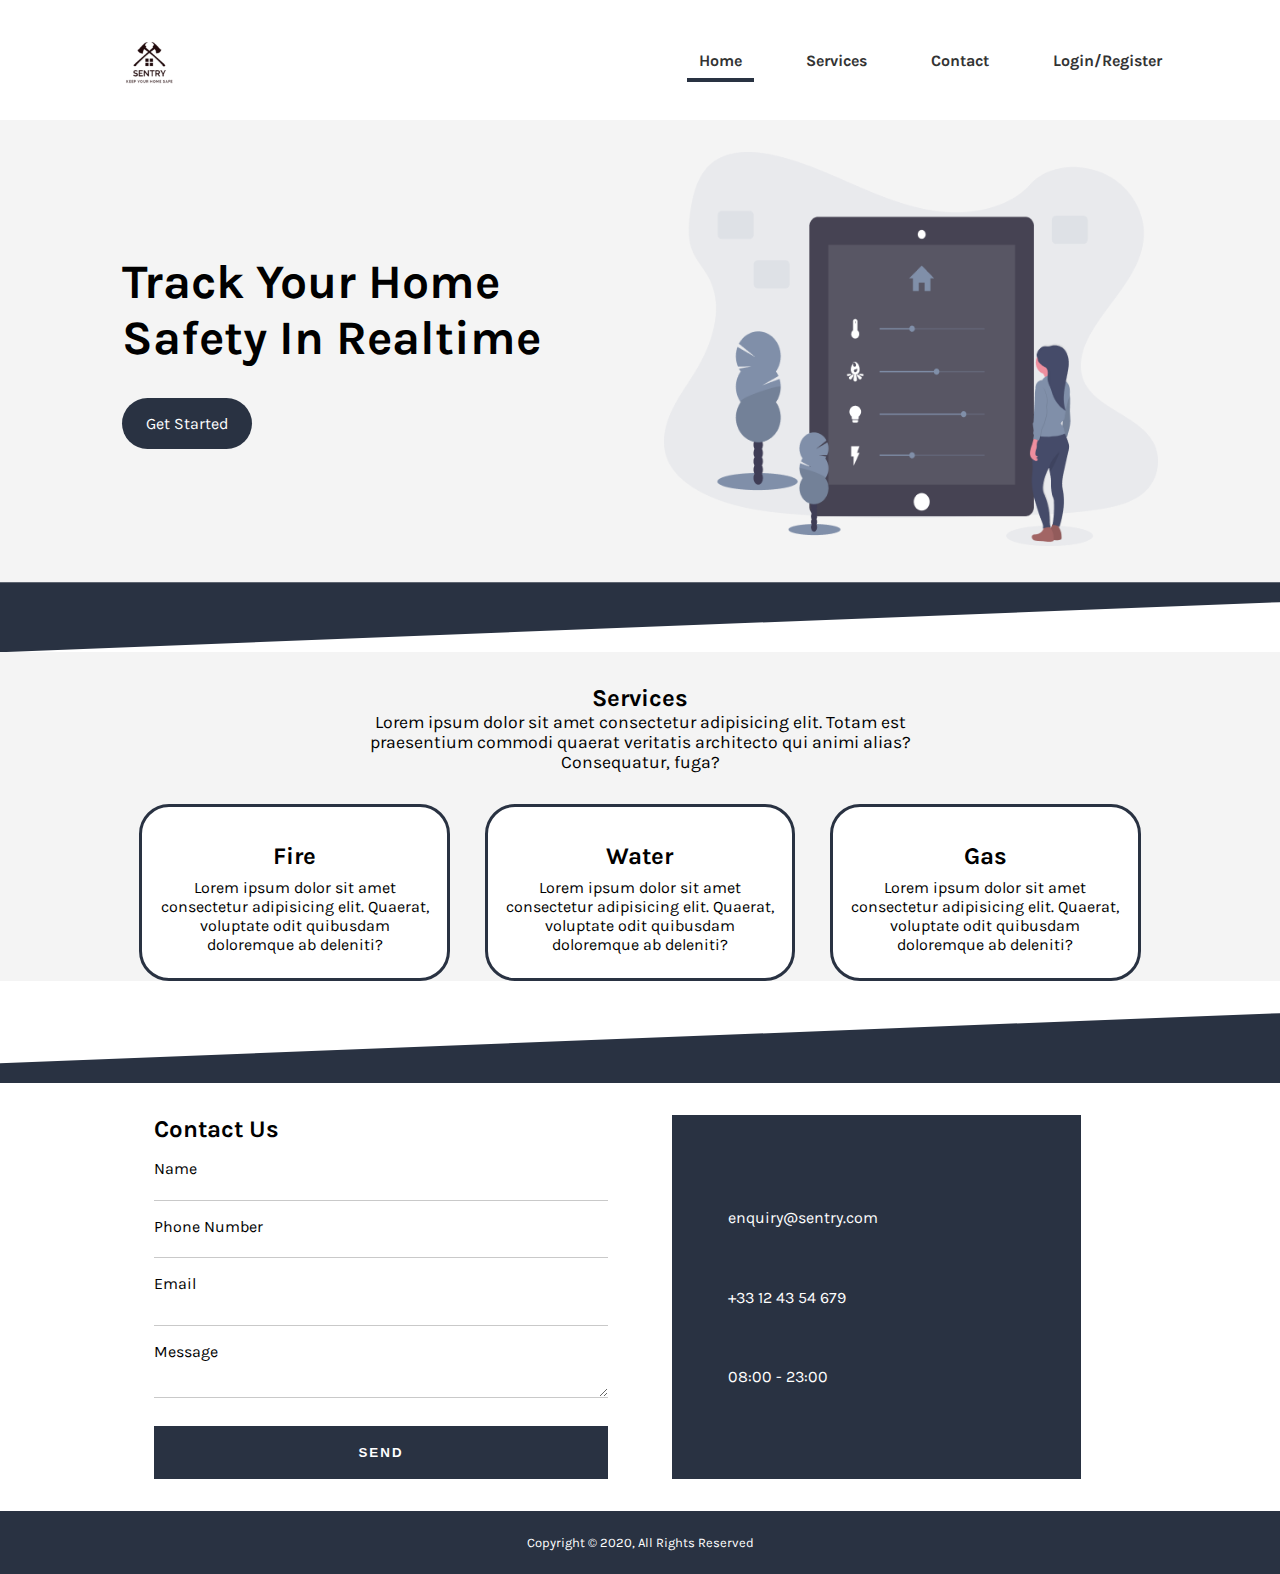
<file: homepage.html>
<!DOCTYPE html>
<html lang="en">
<head>
  <meta charset="UTF-8">
  <meta name="viewport" content="width=device-width, initial-scale=1.0">
  <!-- DONT FORGET TO FILL THIS -->
  <meta name="description" content="">
  <meta name="keywords" content="">
  <!-- I NEED A BIGGER VERSION OF LOGO -->
  <link rel="shortcut icon" type="image/x-icon" href="favicon.ico">
  <link rel="stylesheet" href="https://use.fontawesome.com/releases/v5.15.1/css/all.css" integrity="sha384-vp86vTRFVJgpjF9jiIGPEEqYqlDwgyBgEF109VFjmqGmIY/Y4HV4d3Gp2irVfcrp" crossorigin="anonymous">
  <link rel="preconnect" href="https://fonts.gstatic.com">
<link href="https://fonts.googleapis.com/css2?family=Karla&display=swap" rel="stylesheet">
  <link rel="stylesheet"  href="css/style.css">
  <title>Sentry | Welcome</title>
</head>
<body>
  <!-- MAIN NAVBAR (THIS IS WHERE YOU WILL COPY FROM and the footer down below haha) -->
  <nav id="main-nav">
    <div class="container">
      <img src="./images/sentry.png" alt="Sentry Website Logo" class="logo">

      <ul>
        <li><a href="index.html" class="current">Home</a></li>
        <li><a href="#services" >Services</a></li>
        <li><a href="#contact">Contact</a></li>
        <li><a href="register.html">Login/Register</a></li>
      </ul>
    </div>
  </nav>

   <!-- HEADER -->
   <header id="main-header">
    <div class="container">
      <div class="header-container">
        <div class="header-content">
          <h1>Track Your Home Safety In Realtime</h1>
          <a href="" class="h-btn h-btn-round">Get Started</a>
        </div>
        <div class="header-image">
          <img src="./images/header-img.png" alt="A woman looking at the controls of home devices on a tablet">
        </div>
      </div>
    </div>
  </header>

  <!-- DIVIDER -->
  <div class="divider divider-down"></div>

  <!-- SERVICES SECTION -->
  <section id="services">
    <div class="container">
      <div class="services-heading">
        <h2>Services</h2>
      <p>Lorem ipsum dolor sit amet consectetur adipisicing elit. Totam est praesentium commodi quaerat veritatis architecto qui animi alias? Consequatur, fuga?</p>
      </div>
      

      <div class="h-card-container">
        <!-- FIRE h-card -->
        <div class="h-card">
          <i class="fas fa-fire-alt fa-3x"></i>
          <h2 class="h-card-heading">Fire</h2>
          <p class="h-card-content">Lorem ipsum dolor sit amet consectetur adipisicing elit. Quaerat, voluptate odit quibusdam doloremque ab deleniti?</p>
        </div>

      <!-- WATER h-card -->
      <div class="h-card">
        <i class="fas fa-tint fa-3x"></i>
          <h2 class="h-card-heading">Water</h2>
          <p class="h-card-content">Lorem ipsum dolor sit amet consectetur adipisicing elit. Quaerat, voluptate odit quibusdam doloremque ab deleniti?</p>
        </div>

         <!-- GAS h-card -->
      <div class="h-card">
        <i class="fas fa-wind fa-3x"></i>
          <h2 class="h-card-heading">Gas</h2>
          <p class="h-card-content ">Lorem ipsum dolor sit amet consectetur adipisicing elit. Quaerat, voluptate odit quibusdam doloremque ab deleniti?</p>
        </div>

      </div>


    </div>
  </section>

  <!-- DIVIDER -->
  <div class="divider divider-up"></div>

  <!-- CONTACT SECTION -->
  <section id="contact">
    <div class="container">
      <div class="contact-container">

        <div class="contact-form">
          <h2>Contact Us</h2>
          <form action="">
            <label for="name">Name</label>
            <input type="text" name="name" id="name">
            <label for="telephone">Phone Number</label>
            <input type="tel" name="telephone" id="telephone">
            <label for="email">Email</label>
            <input type="email" name="email" id="email">
            <label for="message">Message</label>
            <textarea name="message" id="message"></textarea>
  
            <input class="h-btn" type="submit" value="Send">
          </form>
        </div>

        <div class="contact-info">
          <ul>
            <li><i class="fas fa-2x fa-envelope"></i> enquiry@sentry.com</li>
            <li><i class="fas fa-2x  fa-phone-alt"></i> +33 12 43 54 679</li>
            <li><i class="fas fa-2x  fa-clock"></i> 08:00 - 23:00</li>
          </ul>
        </div>

      </div>
     
    </div>
  </section>




  <!-- FOOTER -->
  <footer id="footer">
    <div class="container">
      <p>Copyright &copy; 2020, All Rights Reserved</p>
    </div>
  </footer>
</body>
</html>
</file>
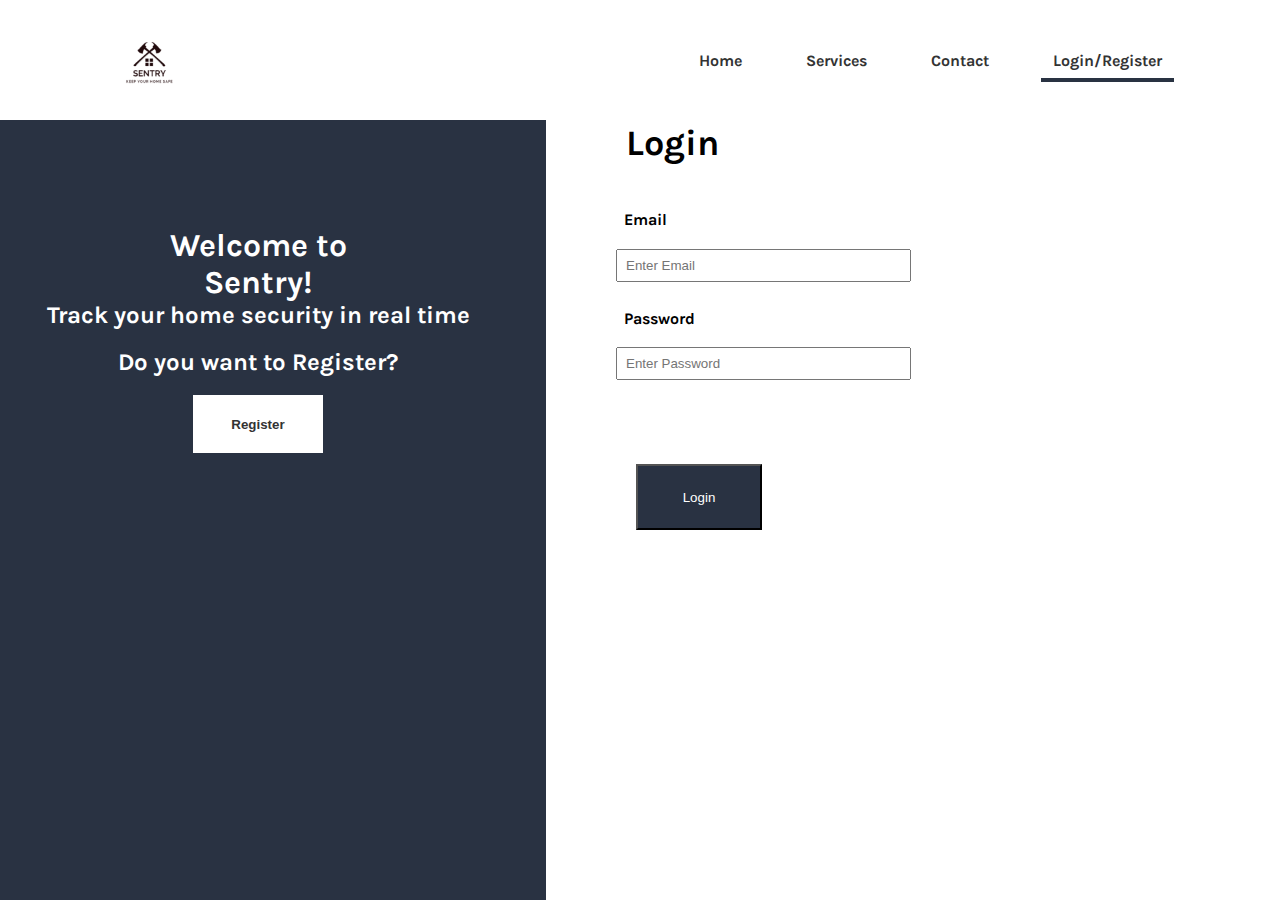
<file: login.html>
<!DOCTYPE html>
<html lang="en">
<head>
  <meta charset="UTF-8">
  <meta name="viewport" content="width=device-width, initial-scale=1.0">
  <!-- DONT FORGET TO FILL THIS -->
  <meta name="description" content="Login">
  <meta name="keywords" content="L">
  <!-- I NEED A BIGGER VERSION OF LOGO -->
  <link rel="shortcut icon" type="image/x-icon" href="favicon.ico">
  <link rel="stylesheet" href="https://use.fontawesome.com/releases/v5.15.1/css/all.css" integrity="sha384-vp86vTRFVJgpjF9jiIGPEEqYqlDwgyBgEF109VFjmqGmIY/Y4HV4d3Gp2irVfcrp" crossorigin="anonymous">
  <link rel="preconnect" href="https://fonts.gstatic.com">
<link href="https://fonts.googleapis.com/css2?family=Karla&display=swap" rel="stylesheet">
  <link rel="stylesheet"  href="css/style.css">
  <title>Signin | Login</title>
</head>
<body>
  <!-- MAIN NAVBAR (THIS IS WHERE YOU WILL COPY FROM and the footer down below haha) -->
  <nav id="main-nav">
    <div class="container">
      <img src="./images/sentry.png" alt="Sentry Website Logo" class="logo">

      <ul>
        <li><a href="homepage.html" >Home</a></li>
        <li><a href="#services" >Services</a></li>
        <li><a href="#contact">Contact</a></li>
        <li><a href="register.html" class="current">Login/Register</a></li>
      </ul>
    </div>
  </nav>


<div class = "left-login">
<br><br><br>
<h1 class ="h1-left-login">Welcome to<br> Sentry!</h1>
<h2 class ="h2-left">Track your home security in real time</h2>
<br>
<h2>Do you want to Register?</h2>
  <br>
	<button type="Login" ><a href ="register.html"><b>Register</b></button>
</div>

<div class = "right-login">

 <div class ="login-form">

<h1 type="h1-right-login">Login</h1>
<br><br>

  <label type="email"><b>Email</b></label>
<br>
	<input type="email" placeholder="Enter Email" name="email" id="email" required></input></p>

<br>
    <label type="password"><b>Password</b></label>
<br><br>
    <input type="password" placeholder="Enter Password" name="password" id="password" required></input>


 <br> <br> <br> <br>
    <p>&nbsp&nbsp&nbsp&nbsp&nbsp<button type="submit" style ="color: #"class="Login" href="dashboard.html">Login</button></p>

</div>
</div>



 
</body>
</html>
</file>
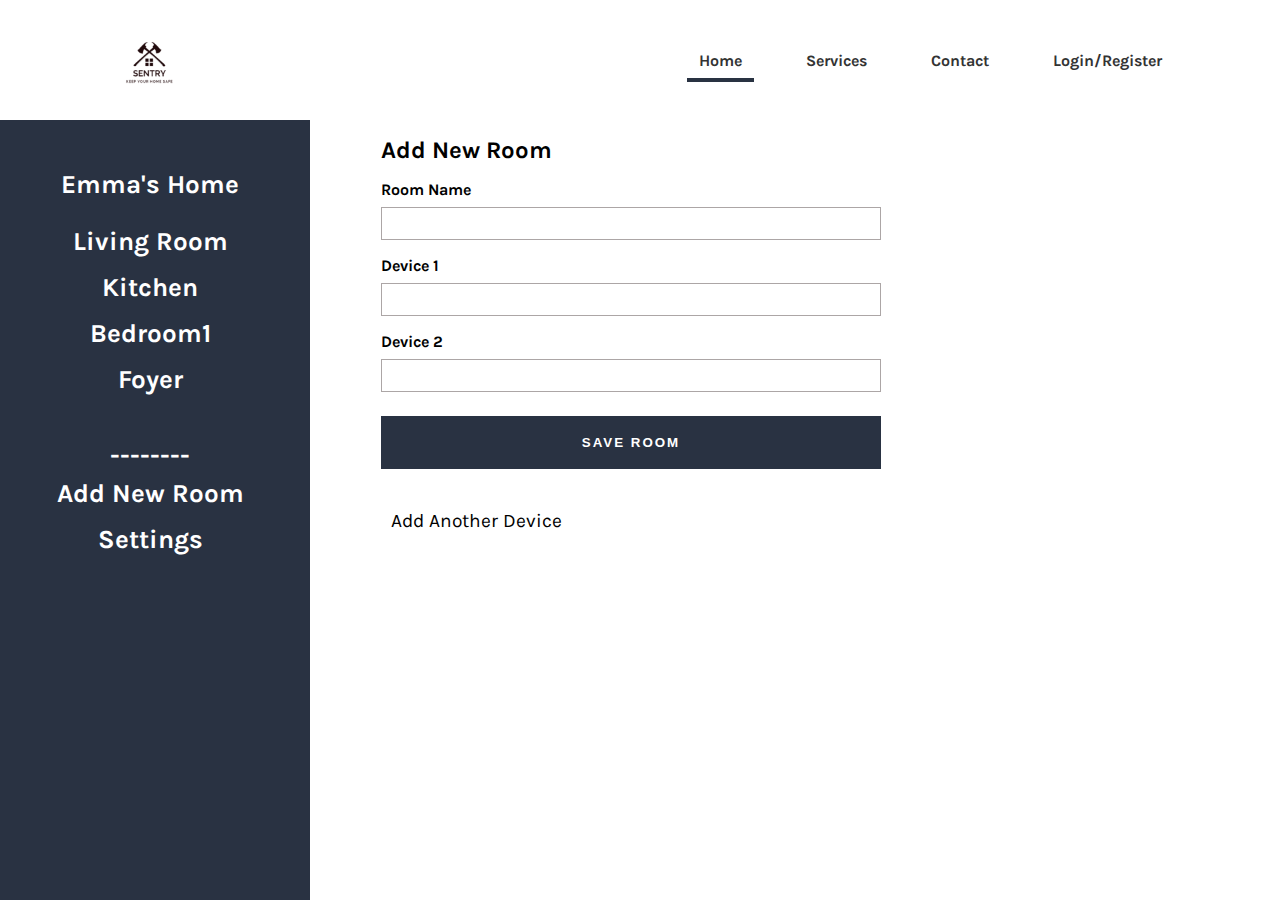
<file: newroom.html>
<!DOCTYPE html>
<html lang="en">
<head>
  <meta charset="UTF-8">
  <meta name="viewport" content="width=device-width, initial-scale=1.0">
  <!-- DONT FORGET TO FILL THIS -->
  <meta name="description" content="">
  <meta name="keywords" content="">
  <!-- I NEED A BIGGER VERSION OF LOGO -->
  <link rel="shortcut icon" type="image/x-icon" href="favicon.ico">
  <link rel="stylesheet" href="https://use.fontawesome.com/releases/v5.15.1/css/all.css" integrity="sha384-vp86vTRFVJgpjF9jiIGPEEqYqlDwgyBgEF109VFjmqGmIY/Y4HV4d3Gp2irVfcrp" crossorigin="anonymous">
  <link rel="preconnect" href="https://fonts.gstatic.com">
<link href="https://fonts.googleapis.com/css2?family=Karla&display=swap" rel="stylesheet">
  <link rel="stylesheet"  href="css/style.css">
  <title>Sentry | Add Room</title>
</head>
<body>
  <!-- MAIN NAVBAR (THIS IS WHERE YOU WILL COPY FROM and the footer down below haha) -->
  <nav id="main-nav">
    <div class="container">
      <img src="./images/sentry.png" alt="Sentry Website Logo" class="logo">

      <ul>
        <li><a href="index.html" class="current">Home</a></li>
        <li><a href="#services" >Services</a></li>
        <li><a href="#contact">Contact</a></li>
        <li><a href="register.html">Login/Register</a></li>
      </ul>
    </div>
  </nav>

  <!--left navigational bar-->
  <div class="left_nav">
    <i class="fas fa-home fa-4x"></i>
    <li>Emma's Home</li>
    <br>
    <li><a href="#Livingroom">Living Room</a></li>
    <li><a href="#Kitchen">Kitchen</a></li>
    <li><a href="#Bedroom1">Bedroom1</a></li>
    <li><a href="#Foyer">Foyer</a></li>
    <br>
    <br>
    <li>--------</li>
      <li><a href="AddNewRoom.html">Add New Room</a></li>
      <li><a href="Setting.html">Settings</a></li>
      </div>

    <section id="new-room">
      <div class="container">
        <div class="new-room-form">
          <h2>Add New Room</h2>
          <form action="">
            <label for="room-name">Room Name</label>
            <input type="text" name="rname" id="room-name">
            <label for="new-device">Device 1</label>
            <input type="text" name="dname" id="new-device">
            <label for="new-device">Device 2</label>
            <input type="text" name="dname" id="new-device">
            

            <input type="submit" value="save room" class="h-btn">
            
          </form>

          <div class="new-device-icon">
            <i class="fas fa-plus-circle fa-2x"></i>
            <p>Add Another Device</p>
          </div>
          
        </div>
      </div>
    </section>

</body>
</html>
</file>
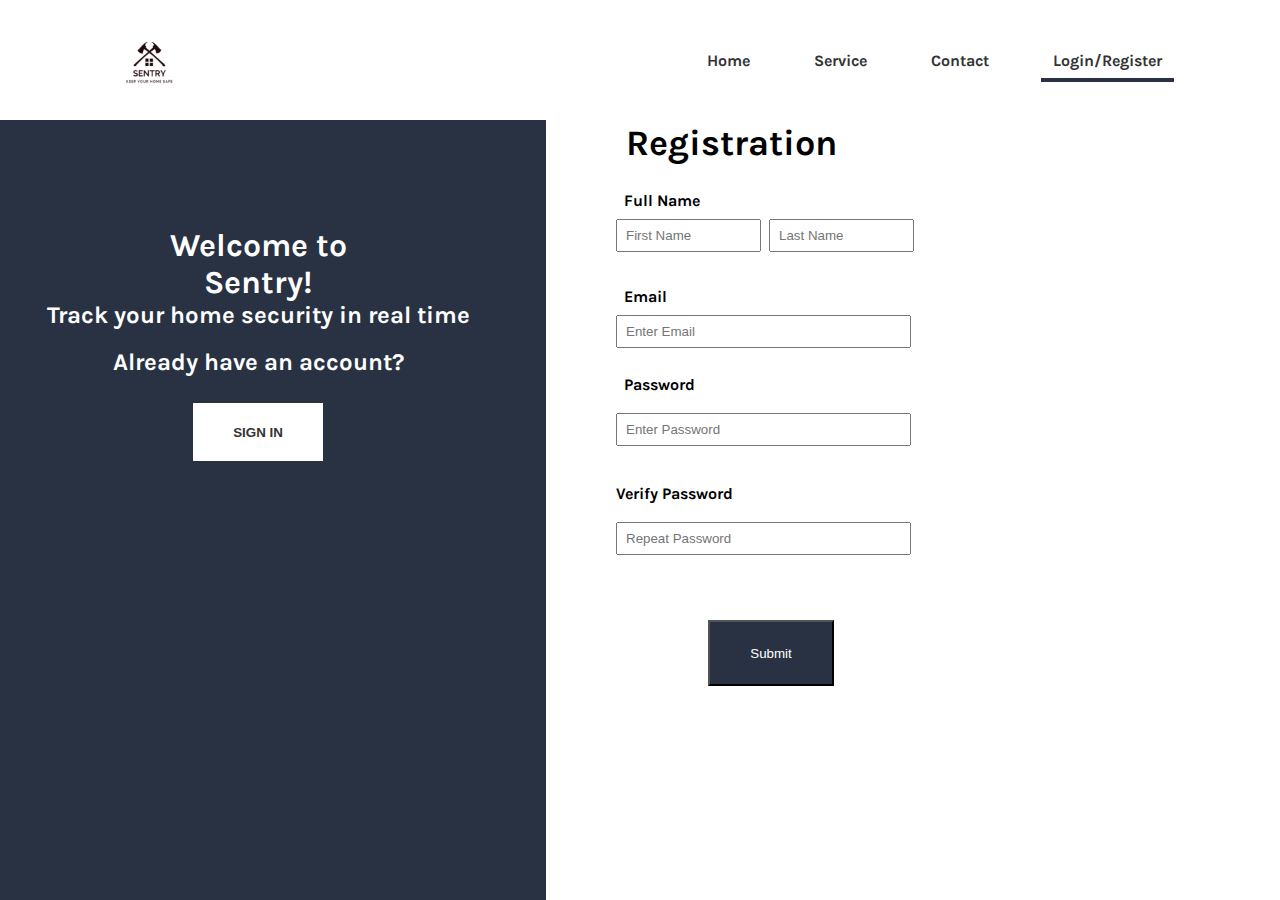
<file: register.html>
<!DOCTYPE html>
<HTML>
 <HEAD>
  <TITLE> Register </TITLE>

	<meta charset="UTF-8">
  <meta name="viewport" content="width=device-width, initial-scale=1.0">
  <!-- DONT FORGET TO FILL THIS -->
  <meta name="description" content="Register">
  <meta name="keywords" content="Register">
  <!-- I NEED A BIGGER VERSION OF LOGO -->
  <link rel="shortcut icon" type="image/x-icon" href="favicon.ico">
  <link rel="stylesheet" href="https://use.fontawesome.com/releases/v5.15.1/css/all.css" integrity="sha384-vp86vTRFVJgpjF9jiIGPEEqYqlDwgyBgEF109VFjmqGmIY/Y4HV4d3Gp2irVfcrp" crossorigin="anonymous">
  <link rel="preconnect" href="https://fonts.gstatic.com">
	<link href="https://fonts.googleapis.com/css2?family=Karla&display=swap" rel="stylesheet">
  <link rel="stylesheet"  href="css/style.css">
     <title>Sentry | Register</title>
  </HEAD>

 <BODY>

<!--top navigational bar-->
  <nav id="main-nav">
    <div class="container">
      <img src="./images/sentry.png" alt="Sentry Website Logo" class="logo">
      <ul>
        <li><a href="homepage.html" >Home</a></li>
        <li><a href="#Service" >Service</a></li>
        <li><a href="#Contact">Contact</a></li>
        <li><a href="login.html" class="current">Login/Register</a></li>
      </ul>
    </div>
  </nav>


<div class="left-login">
<br>
<br><br>
<h1 type ="h1-left-login">Welcome to <br>Sentry!</h1>
<h2 type ="h2-left-login">Track your home security in real time</h2>
<br>
<h2 type ="h2-left-login">Already have an account?</h2>
<br>
<p><button type = "Login" class="Login"><b><a href ="login.html">SIGN IN</a></b></button></p>
</div>

<div class ="right-login">

 <div class ="login-form">
<h1 type="h1-right-login">Registration</h1>
<br>
<label type= "f_name"><b>Full Name</b></label>

	 <p><input type="f_name" placeholder="First Name" name="f_name" id="f_name" required></input>
&nbsp <input type="l_name" placeholder="Last Name" name="l_name" id="l_name" required></input></p>
<br>
    <label type="email"><b>Email</b></label>

	<p> <input type="email" placeholder="Enter Email" name="email" id="email" required></input></p>
<br>
    <label type="password"><b>Password</b></label>
<br><br>
    <input type="password" placeholder="Enter Password" name="password" id="password" required></input>
<br><br>
    <label type="psw-repeat"><b>Verify Password</b></label>
<br><br>
    <input type="password" placeholder="Repeat Password" name="psw-repeat" id="psw-repeat" required></input>
  <br>
<br><br>
 <p>&nbsp&nbsp&nbsp&nbsp&nbsp&nbsp&nbsp&nbsp&nbsp&nbsp&nbsp&nbsp&nbsp&nbsp&nbsp&nbsp&nbsp&nbsp&nbsp&nbsp&nbsp&nbsp
 <button type="submit" style ="color: #"class="registerbtn">Submit</button></p>
</div>
</div>
 </BODY>
</HTML>
</file>
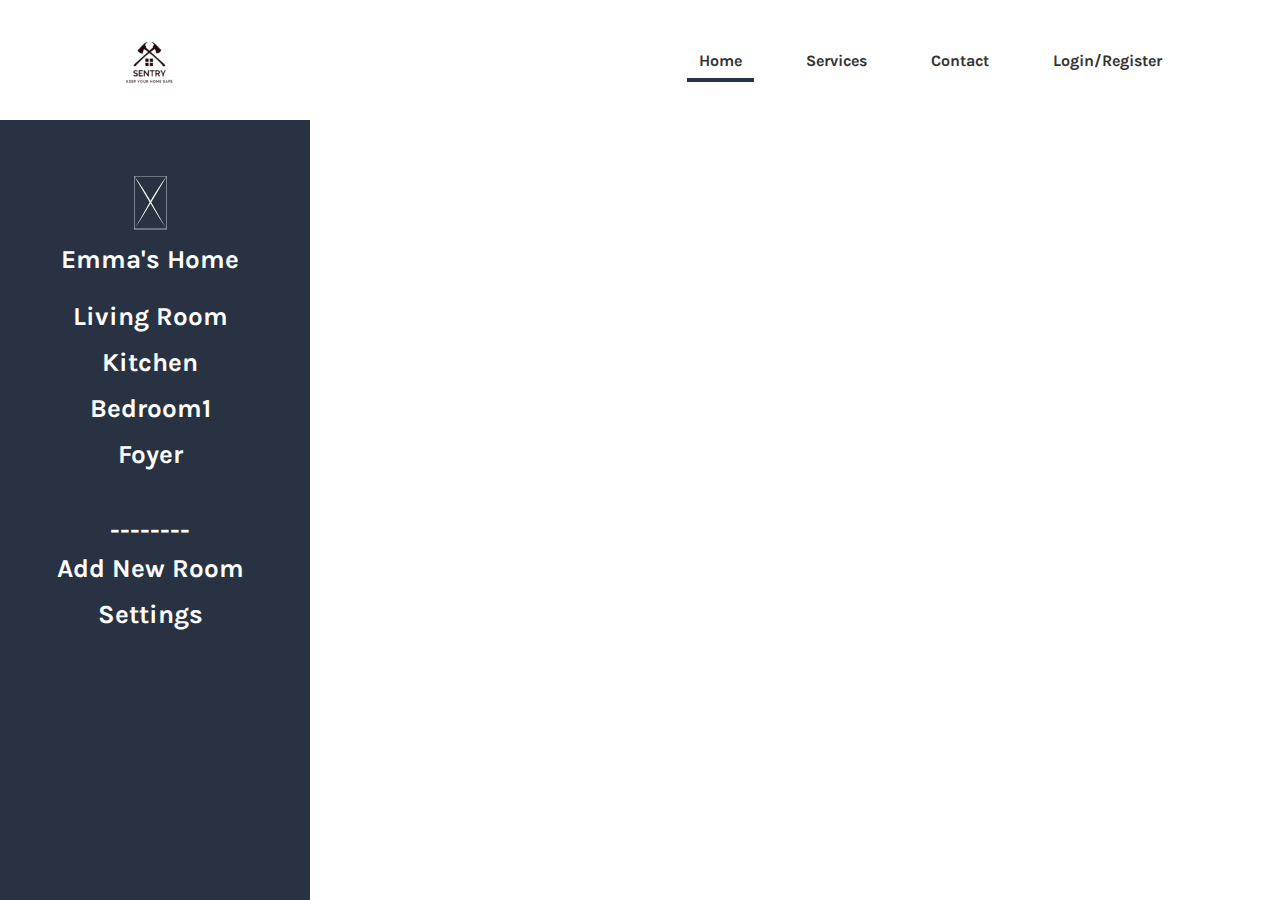
<file: room.html>
<!DOCTYPE html>

<html>
<head>
	<link rel="stylesheet" type="text/css" href="./css/style.css">
	<link rel="stylesheet" href="https://cdnjs.cloudflare.com/ajax/libs/font-awesome/4.7.0/css/font-awesome.min.css">
	 <meta charset="UTF-8">
  <meta name="viewport" content="width=device-width, initial-scale=1.0">
  <!-- DONT FORGET TO FILL THIS -->
  <meta name="description" content="">
  <meta name="keywords" content="">
  <!-- I NEED A BIGGER VERSION OF LOGO -->
  <link rel="shortcut icon" type="image/x-icon" href="favicon.ico">
  <link rel="stylesheet" href="https://use.fontawesome.com/releases/v5.15.1/css/all.css" integrity="sha384-vp86vTRFVJgpjF9jiIGPEEqYqlDwgyBgEF109VFjmqGmIY/Y4HV4d3Gp2irVfcrp" crossorigin="anonymous">
  <link rel="preconnect" href="https://fonts.gstatic.com">
<link href="https://fonts.googleapis.com/css2?family=Karla&display=swap" rel="stylesheet">
<link rel="stylesheet" href="https://cdnjs.cloudflare.com/ajax/libs/font-awesome/4.7.0/css/font-awesome.min.css">

  <title>Sentry | Welcome</title>
</head>
</head>
<body>
    <!-- MAIN NAVBAR -->
  <nav id="main-nav">
    <div class="container">
      <img src="./images/sentry.png" alt="Sentry Website Logo" class="logo">

      <ul>
        <li><a href="index.html" class="current">Home</a></li>
        <li><a href="#services" >Services</a></li>
        <li><a href="#contact">Contact</a></li>
        <li><a href="register.html">Login/Register</a></li>
      </ul>
    </div>
  </nav>



  <!--left navigational bar-->
  <div class="left_nav">
    <i class="fas fa-home fa-4x"></i>
    <li>Emma's Home</li>
    <br>
    <li><a href="#Livingroom">Living Room</a></li>
    <li><a href="#Kitchen">Kitchen</a></li>
    <li><a href="#Bedroom1">Bedroom1</a></li>
    <li><a href="#Foyer">Foyer</a></li>
    <br>
    <br>
    <li>--------</li>
      <li><a href="AddNewRoom.html">Add New Room</a></li>
      <li><a href="Setting.html">Settings</a></li>
    </div>


  <div class="module3">
   
  
  <span>
    <h1>&nbsp;Kitchen</h1> 
    <h3>&nbsp;Sensors</h3>
    <div class="img" id='backgroundImg'	>
	  <div id="logoKitchenDiv" class="logoKitchen"></div> 
    <div class="sensortype">Carbon Monoxide Sensor</div>
	<div class="status">Status: Active</div>
    </div>
   
    <div class="img" id='backgroundImg'	>
	<div class="logoKitchen"></div> 
    <div class="sensortype">Carbon Monoxide Sensor</div>
	<div class="status">Status: Active</div>
    </div>
   

    <div class="img" id='backgroundImg'	>
	  <div id="logoKitchenDiv" class="logoKitchen"></div> 
    <div class="sensortype">Carbon Monoxide Sensor</div>
	<div class="status">Status: Active</div>
    </div>
   
  </span>
</div>
 

  <div class="module1" style="display:inline-block;">
  
    
  <span>
    <h3>&nbsp;Devices</h3> 
   
	
    <div class="img1">
    <div class="conte">Gas Cooker</div>
    <div class="conte">Status: Off</div>
    </div>

    <div class="img1">
    <div class="conte">Refrigerator</div>
    <div class="conte">Status: On</div>
    </div>  
	
	<div class="img1">
    <div class="conte">Light 1</div>
    <div class="conte">Status: On</div>
    </div>

    
	<div class="img1">
    <div class="conte">Light 2</div>
    <div class="conte">Status: On</div>
    </div>


	 
  </span> 
  <span></span> 
  
 <div class="module2" style="display:inline-block;">

    <div class="button-device">Add New Device</div> 
 
  </div>
    </div>
  
   
	

     


</body>

<script>
   
	
</script>


</html>
</file>
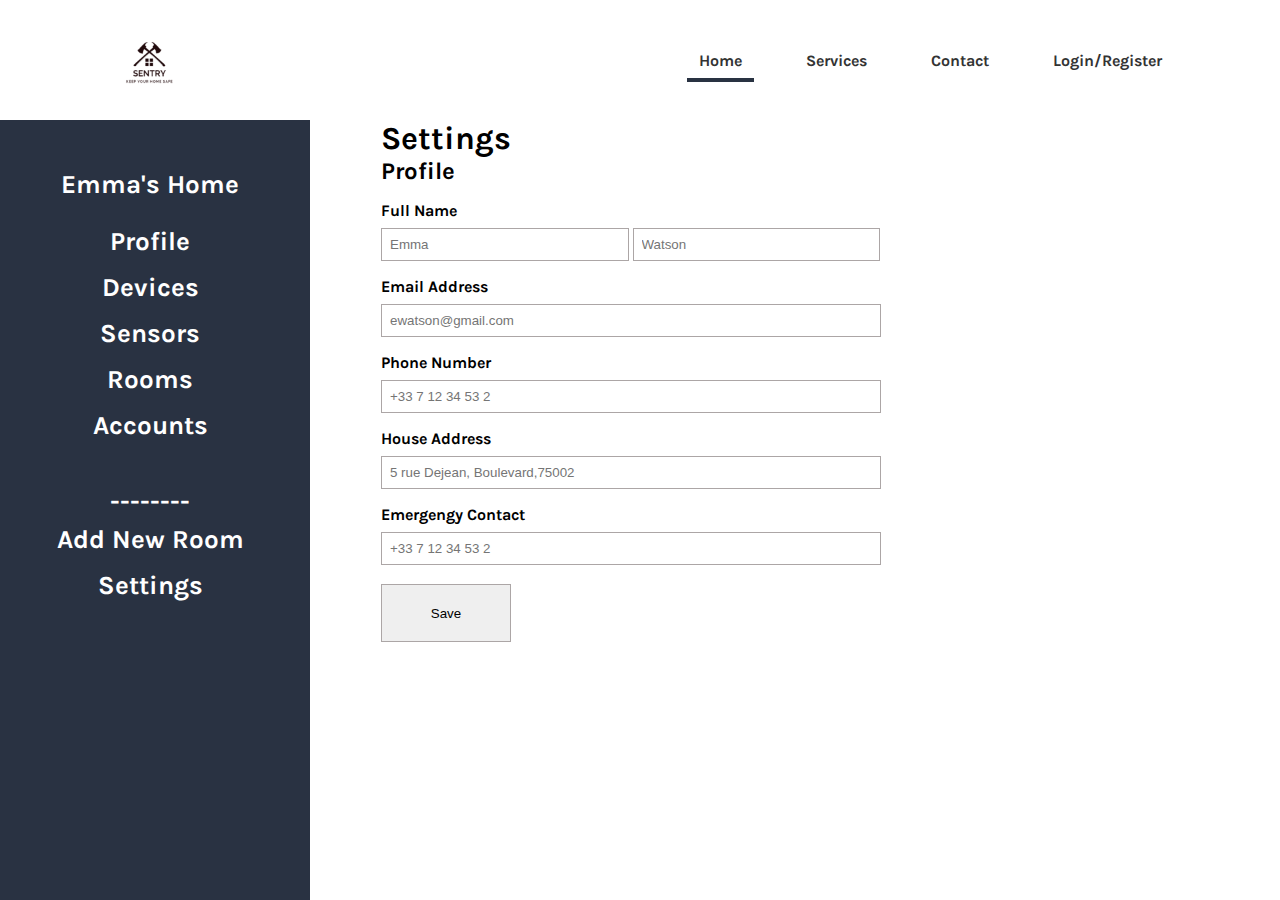
<file: setting.html>
<!DOCTYPE html>
<html lang="en">
<head>
  <meta charset="UTF-8">
  <meta name="viewport" content="width=device-width, initial-scale=1.0">
  <!-- DONT FORGET TO FILL THIS -->
  <meta name="description" content="">
  <meta name="keywords" content="">
  <!-- I NEED A BIGGER VERSION OF LOGO -->
  <link rel="shortcut icon" type="image/x-icon" href="favicon.ico">
  <link rel="stylesheet" href="https://use.fontawesome.com/releases/v5.15.1/css/all.css" integrity="sha384-vp86vTRFVJgpjF9jiIGPEEqYqlDwgyBgEF109VFjmqGmIY/Y4HV4d3Gp2irVfcrp" crossorigin="anonymous">
  <link rel="preconnect" href="https://fonts.gstatic.com">
<link href="https://fonts.googleapis.com/css2?family=Karla&display=swap" rel="stylesheet">
  <link rel="stylesheet"  href="css/style.css">
  <title>Sentry | Setting</title>
</head>
<body>
  <!-- MAIN NAVBAR (THIS IS WHERE YOU WILL COPY FROM and the footer down below haha) -->
  <nav id="main-nav">
    <div class="container">
      <img src="./images/sentry.png" alt="Sentry Website Logo" class="logo">

      <ul>
        <li><a href="homepage.html" class="current">Home</a></li>
        <li><a href="#services" >Services</a></li>
        <li><a href="#contact">Contact</a></li>
        <li><a href="register.html">Login/Register</a></li>
      </ul>
    </div>
  </nav>

  <!--left navigational bar-->
  <div class="left_nav">
    <i class="fas fa-home fa-4x"></i>
    <li>Emma's Home</li>
    <br>
    <li><a href="#Profile">Profile</a></li>
    <li><a href="#Devices">Devices</a></li>
    <li><a href="#Sensors">Sensors</a></li>
    <li><a href="#Rooms">Rooms</a></li>
	<li><a href="#Accounts">Accounts</a></li>
    <br>
    <br>
	  <li>--------</li>
      <li><a href="newroom.html">Add New Room</a></li>
      <li><a href="setting.html">Settings</a></li>
      </div>
      </div>

    <section id="set-profile">
      <div class="container">
        <div class="set-profile-form">
          <h1>Settings</h1>
		  <h2>Profile</h2>
          <form action="">
            <label for="set-name">Full Name</label>
            <input type="name" name="fname" id="first-name" placeholder="Emma">
			<input type="name" name="lname" id="last-name" placeholder="Watson">
            <label for="new-device">Email Address</label>
            <input type="text" name="email" id="email-address" placeholder ="ewatson@gmail.com">
            <label for="new-device">Phone Number</label>
            <input type="text" name="p-number" id="p-number" placeholder = "+33 7 12 34 53 2">  
			<label for="new-device">House Address</label>
            <input type="text" name="address" id="house-address" placeholder = "5 rue Dejean, Boulevard,75002">
			<label for="new-device" >Emergengy Contact</label>
            <input type="text" name="dname" id="emergency-contact" placeholder = "+33 7 12 34 53 2">
<br><br>
            <input type="submit" value="Save" >
            
          </form>

       
          
        </div>
      </div>
    </section>

</body>
</html>
</file>
<file: css/style.css>
/* BASIC PRESET STYLES....DO NOT EDIT. SCROLL BELOW TO THE END OF PRESET STYLES TO ADD YOUR CSS */
:root {
  --primary-color: #293242;
  --light-bg: #f4f4f4;
}

* {
  margin: 0;
  padding: 0;
  box-sizing: border-box;
}

body {
  font-family: "Karla", sans-serif;
}

a {
  color: #333;
  text-decoration: none;
}

ul {
  list-style: none;
}

img {
  width: 100%;
}

p {
  margin: 0.5rem 0;
}

/* PRESET USED ON HEADER --AND OTHER CONTAINERS */
.container {
  max-width: 1100px;
  margin: auto;
  padding: 0 2rem;
  overflow: hidden;
}

/* THE END OF PRESET STYLES...YOU CAN EDIT FROM BELOW */

/* HEADER - NAVBAR -- ADD YOUR CSS HERE*/
#main-nav {
  background: #fff;
  position: sticky;
  top: 0;
  z-index: 2;
}

#main-nav .container {
  display: grid;
  grid-template-columns: 6fr 3fr;
  padding: 1rem;
}

#main-nav .logo {
  width: 90px;
}

#main-nav ul {
  justify-self: end;
  display: flex;
  align-items: center;
  /* text-align: center; */
}

#main-nav ul li a {
  padding: 0.75rem;
  font-weight: bold;
  margin-left: 2.5rem;
}

#main-nav ul li a.current {
  border-bottom: 4px solid var(--primary-color);
  padding-bottom: 0.5rem;
}

#main-nav ul li a:hover {
  background: var(--primary-color);
  color: #fff;
  transition: all 0.5s ease-in-out;
}

/* HOMEPAGE */
/* Utility */
.h-btn {
  display: inline-block;
  border: none;
  background: var(--primary-color);
  color: #fff;
  padding: 1rem 1.5rem;
}

.h-btn:hover {
  border: 3px solid var(--primary-color);
  background: none;
  color: var(--primary-color);
  font-weight: bold;
  transition: all .3s ease-in-out;

}

.h-btn-round {
  border-radius: 50px;
}

.divider {
  background: var(--primary-color);
  height: 70px;
  
}

.divider-down {
  clip-path: polygon(0 0, 100% 0, 100% 20px, 0 100%);
}

.divider-up {
  clip-path: polygon(0 50px, 100% 0, 100% 100%, 0 100%);
}

/* Header */
#main-header {
  padding: 2rem;
  background: var(--light-bg);
}

#main-header .header-container {
  display: grid;
  grid-template-columns: repeat(2, 1fr);
  justify-content: center;
  align-items: center;
  /* height: 50vh; */
  gap: 3rem;
}

#main-header .header-container h1{
  font-size: 3rem;
  font-weight: bold;
  margin-bottom: 2rem;
}

/* SERVICES SECTION */
#services {
  background: var(--light-bg);
  margin-bottom: 2rem;
}

#services .services-heading {
  text-align: center;
  padding-top: 2rem;
  margin-bottom: 2rem;
}

#services .services-heading p {
  max-width: 60%;
  margin: 0 auto;
  
    font-size: 1.1rem;
  
  
}

.h-card-container{
  display: grid;
  grid-template-columns: repeat(3, 1fr);
  
  justify-items: center;
}


.h-card-container .h-card {
  background: #fff;
  padding: 1rem;
  text-align: center;
  border: 3px solid var(--primary-color);
  border-radius: 30px; 
  max-width: 90%; 
  
}

.h-card-container .h-card:hover {
  background: var(--primary-color);
  color: #fff;
  transition: all .5s ease-in-out;
}

.h-card-container .h-card i {
  padding: 1rem;
}

/* CONTACT SECTION */

#contact .contact-container {
  display: grid;
  grid-template-columns: repeat(2, 1fr);
  gap: 4rem;
  padding: 2rem;
}

.contact-container .contact-form h2 {
  margin-bottom: 1rem;
}

.contact-container .contact-form label {
  display: block;
  margin-top: 1rem;
} 

.contact-container .contact-form input,
.contact-container .contact-form textarea {
  width: 100%;
  border: none;
  border-bottom: 1px solid #3334;
  padding: .2rem;
}

.contact-container .contact-form input:last-child,
.new-room-form input:last-child {
  margin-top: 1.5rem;
  text-transform: uppercase;
  letter-spacing: 2px;
  font-weight: bold;
  border: 3px solid var(--primary-color);
  padding: 1rem 1.5rem;
}

.contact-container .contact-info {
  background: var(--primary-color);
  padding: 2rem;
  color: #fff;
  max-width: 90%;

}

.contact-container .contact-info ul {
  display: flex;
  flex-direction: column;
  height: 100%;
  justify-content: space-evenly;
 
}

.contact-container .contact-info .fas{
  margin-right: 1.5rem;
}

/*left navigational bar*/
.left_nav{
  z-index: 1000;
  position: fixed;
  list-style-type: none;
  margin-left:-10px;
  padding:50px 0;
  width: 25%;
  height: 100%;
  background-color: var(--primary-color);
  overflow-y: scroll;
  -webkit-overflow-scrolling:touch;
  text-align:center;
  color: white;
}
.left_nav::-webkit-scrollbar {
  display: none;
}

.left_nav li{
  font-weight: bold;
  font-size: 26px;
  line-height: 30px;  
}
.left_nav li a{
  display: block;
  color: white;
  padding: 8px 16px;
  text-decoration: none;

}
.left_nav li a:hover {
  background-color: white;
  color: black;
  transition: all .5s ease-in-out;
}

/* dashboard_page*/
.module{
	margin-left:28%;
	padding:2px 16px;
}
#mysentry {
  background: white;
  margin-bottom: 2rem;
}
#mysentry .mysentry_heading {
  text-align: left;
  font-size: 48px;
  line-height: 56px;
  font-weight: bold;
  padding-top: 2rem;
  margin-bottom: 2rem;
}
#mysentry .alert_container{
  max-width: 1100px;
  margin: auto;
  overflow: hidden;
}

#mysentry .Alert_heading {
  text-align: left;
  font-size: 26px;
  line-height: 30px;
  font-weight: bold;
  margin-bottom: 2rem;
}

#mysentry div.photo_1{
float: left;
padding: 15px;
color: green;
}
#mysentry div.photo_2{
float: left;
padding: 15px;
color: red;
}
#mysentry div.intro{
float: left;
}
#mysentry ul.list{
  left: 10px;
  list-style-type: none;
  padding: 8px 16px;
  font-size: 26px;
  line-height: 30px;
  font-weight: bold;
}

.module p.note{
  font-weight: bold;
  font-size: 26px;
  line-height: 30px;
  text-align: center;
  color: white;
  border:2px;
  padding:15px 15px; 
  background: #C4000C;
  width:550px;
  height: 66px;
  border-radius:20px;
  margin-left: 30px;
}

#overview {
  background: white;
  margin-bottom: 2rem;
}
#overview .overview_heading {
  text-align: left;
  font-size: 48px;
  line-height: 56px;
  font-weight: bold;
  padding-top: 2rem;
  margin-bottom: 2rem;
}

.module div.con{
    display: grid;
    grid-template-columns: repeat(3, 2fr);
    grid-row-gap: 30px;
}
.module div.dashboardcard{
    border: 5px solid black;
    border-radius:20px;
    float:left;
    max-width: 95%;
    padding:15px 15px; 
    text-align:center;
    margin-left: -10px;
}

.module div.desc {
    padding: 15px;
    font-size: 26px;
    line-height: 30px;
    font-weight: bold;
    text-align: center;
}
.module div.desc_value {
    padding: 15px;
    font-size: 36px;
    font-weight: bold;
    text-align: center;
    line-height: 42px;
}
.module div.conte {
    padding: 15px;
    font-size: 26px;
    line-height: 30px;
    font-weight: bold;
    text-align: left;
}

.module div.dashboardcard:hover{
   border: 5px solid var(--primary-color);
   background-color: var(--primary-color);
   color: white;
   transition: all .5s ease-in-out;
 }

/*login.html, Register.html*/
	
	div.left-login {
     
		z-index: 1000;
		 background: #293242;
		  position: fixed;
		   margin-left:-30px;
		     padding:50px 0;
		 float: left;
		 width: 45%;
		height: 100%;
		color: white;
		 text-align:center;

  

  list-style-type: none;

    }
	div.right-login {
	position: fixed ; 
	margin-left:45%;
	padding:2px 16px;
	background: white;
	color: black;
	width: 40%;
	height: 600px;
    }
	div.login-form {
	max-width: 100%;
   margin-left: 5%;
    }

	h1[type = "h1-left-login"] {
  
  height: 600px  
  font-size: 50px;
  }
  h1[type = "h1-right-login"] {
   display: block;
  font-size: 36px;
  text-indent: 10px
  }

  h2[type = "h2-left-login"] {
  display: block;
  height: 400px  
  font-size: 50px;
  }
  h2[type = "h2-right-login"]{
 
  }
button[type = Login]{
	
	width: 130px;
	height: 58px;
	background-color: white;
	color: black;
	border: none;
	}




input[type = f_name] {
	    
		width: 145px;
        height: 33px;
		padding: .5rem;
      }
input[type = l_name] {
	    position: fixed;
		width: 145px;
        height: 33px;
		padding: .5rem;
      }
 
input[type = email] {  
		display: block;
		width: 295px;
		height: 33px;
		 padding: .5rem;
      }
input[type = password ] {  
		display: block;
		width: 295px;
		height: 33px;
		  padding: .5rem;
 }   
label[type = f_name ] {	
		display: block;
		width: 130px;
		height: 28px;
		padding: .5rem;	
   
     }  
	  label[type = email ] {
		display: block;
		width: 165px;
		height: 28px;
		  padding: .5rem;
      }  
	   label[type = password ] {		
		width: 110px;
		height: 28px;
		  padding: .5rem;
      }  
	  label[type = psw-repeat ] {
		width: 300px;
		height: 28px;
      }
	   button[type = submit ] {
		width: 126px;
		height: 66px;
		
		background-color: #293242;
	    color: #FFFFFF
      }   


/*End of Login, Registration.html*/
/*Setting.html*/
 #set-profile .set-profile-form {
   max-width: 500px;
   margin-left: 25%;
 }

 #new-room .set-profile-form h2{
   margin: 1rem 0;
 }

 .set-profile-form label {
   display: block;
   font-weight: bold;
   margin-top: 1rem;
   margin-bottom: .5rem;
 }

 .set-profile-form input {
   width: 100%;
   border: 1px solid rgb(172, 166, 166);
   padding: .5rem;
 }

 .set-profile-form input[type = "name"] {
   width: 49.5%;
   border: 1px solid rgb(172, 166, 166);
   padding: .5rem;
 }
  .set-profile-form input[type = "submit"] {
  
   width: 130px;
height: 58px;
 
   border: 1px solid rgb(172, 166, 166);
   padding: .5rem;
 }





/*End of Setting.html*/











 /* NEW ROOM */
 #new-room .new-room-form {
   max-width: 500px;
   margin-left: 25%;
 }

 #new-room .new-room-form h2{
   margin: 1rem 0;
 }

 .new-room-form label {
   display: block;
   font-weight: bold;
   margin-top: 1rem;
   margin-bottom: .5rem;
 }

 .new-room-form input {
   width: 100%;
   border: 1px solid rgb(172, 166, 166);
   padding: .5rem;
 }

.new-room-form .new-device-icon {
  margin-top: 2rem;
  display: flex;
  align-items: center;
}

.new-room-form .new-device-icon p{
  margin-left: 10px;
  font-size: 1.2rem;
}

/* FOOTER */
#footer {
  background: var(--primary-color);
  color: #fff;
}

#footer p {
  padding: 1rem;
  text-align: center;
  font-size: small;
}

/* MEDIA QUERIES -- ALL MEDIA QUERIES SHOULD BE AT BOTTOM */

@media screen and (max-width: 768px) {
  /* Navbar */
  #main-nav .container {
    grid-template-columns: 1fr;
  }

  #main-nav .logo,
  #main-nav ul {
    justify-self: center;
  }

  #main-nav ul li a {
    padding: 0.5rem;
    margin-left: 0;
  }

  #main-header .header-container h1{
    font-size: 2rem;
  }
  
  #services .services-heading {
    padding-top: 0;
  }
  
  .h-card-container{
    
    grid-template-columns: repeat(2, 1fr);
    row-gap: 1.5rem;
    column-gap: 1rem;
   
  }
  .h-card-container .h-card:last-child{
    grid-column: 1 / span 2;
    max-width: 50%; 
  }
  
  /* CONTACT */
  #contact .contact-container {
    grid-template-columns: 1fr;
    padding: 1rem .5rem;
    gap: 1.5rem;
  }
  
  .contact-container .contact-form {
    font-size: .8rem;
    font-weight: bold;
  }
  
  .contact-container .contact-info {
    max-width: 100%;
    font-size: .8rem;
  }
  
  .contact-container .contact-info ul li{
    padding: 1rem
   }
  
  .contact-container .contact-info .fas{
    font-size: 1rem;
    margin-right: .2rem;
  }
  
  /*left navigational bar*/
 .left_nav{
  width: 20%;
 }
  .left_nav li{
  font-size: 18px;
  }
  .left_nav i{
    font-size: 30px;
  }
  
  /*dashboard page*/
    .module{
  margin-left:25%;
  padding:1px 16px;
}
  #mysentry .mysentry_heading {
    font-size: 30px;
    line-height: 36px;
  }
  #mysentry .Alert_heading {
    font-size: 22px;
    line-height: 25px;
  }
  #overview .overview_heading {
      font-size: 30px;
      line-height: 36px;
  }
  #mysentry ul.list{
    font-size: 18px;
  }
  .module p.note{
  font-weight: bold;
  font-size: 15px;
   width:350px;
   height: 55px;
   left: 10px;
   }
   .module div.con{
     display: grid;
     grid-template-columns: repeat(1, 1fr);
    grid-row-gap: 20px;
  }
  .module div.desc_value {
    font-size: 26px;
  }
  
  /* FOOTER */
  #footer p {
    font-size: smaller;
  }
  
}


@media (max-width: 668px) {
  .h-btn {
    padding: 0.5rem 1rem;
    font-size: .8rem;
  }

  #main-header .header-container {
    grid-template-columns: 1fr;
  }

  #main-header .header-container h1{
    font-size: 1rem;
  }

  .header-image{
    display: none;
  }

  #main-header {
    position: relative;
  }

  #main-header:before {
    content: '';
    background: url('../images/header-img.png') no-repeat center center/cover;
    position: absolute;
    top: 0;
    left: 0;
    width: 100%;
    height: 100%;
    opacity: 0.4;
  }

  #main-header .header-content {
    z-index: 1;
    text-align: center;
  }
  
  #services .services-heading h2 {
    font-size: 1.1rem;
  }

  #services .services-heading p {
    font-size: .8rem;
    max-width: 100%;
  }

  .h-card-container{
  
    grid-template-columns: 1fr
     
  }

  .h-card-container .h-card,
  .h-card-container .h-card:last-child{
    max-width: 80%; 
  }

  .h-card-container .h-card .h-card-heading {
    font-size: 1rem;
  }

  .h-card-container .h-card i {
    font-size: 2rem;
  }

  .h-card-container .h-card-content {
    font-size: .8rem;
  }

  .h-card-container .h-card:last-child{
    grid-column: 1;
     
  }
  
  
}

@media screen and (max-width: 425px) {
  /*left navigational bar*/
  .left_nav{
  width: 20%;
 }
  .left_nav li{
  font-size: 13px;
  }
  
  /*dashboard page*/
  .module{
  margin-left:22%;
  padding:0;
}
  #mysentry .mysentry_heading {
    font-size: 25px;
    line-height: 36px;
  }
  #mysentry .Alert_heading {
    font-size: 20px;
    line-height: 25px;
  }
  #overview .overview_heading {
      font-size: 25px;
      line-height: 36px;
  }
  #mysentry ul.list{
    font-size: 15px;
  }
  #mysentry div.photo_1{
    padding: 0px;
  }
   #mysentry div.photo_2{
    padding: 0px;
  }
  .module p.note{
  font-weight: bold;
  font-size: 15px;
   width:220px;
   height: 80px;
   margin-left:2%;
   }
  .module div.con{
    display: grid;
    grid-row-gap: 20px;
    margin-left: 0;
  }
  .module div.desc_value {
    font-size: 20px;
  }
  .left_nav i{
    font-size: 30px;
  }
  .module i{
    font-size: 30px;
  }

}
</file>
